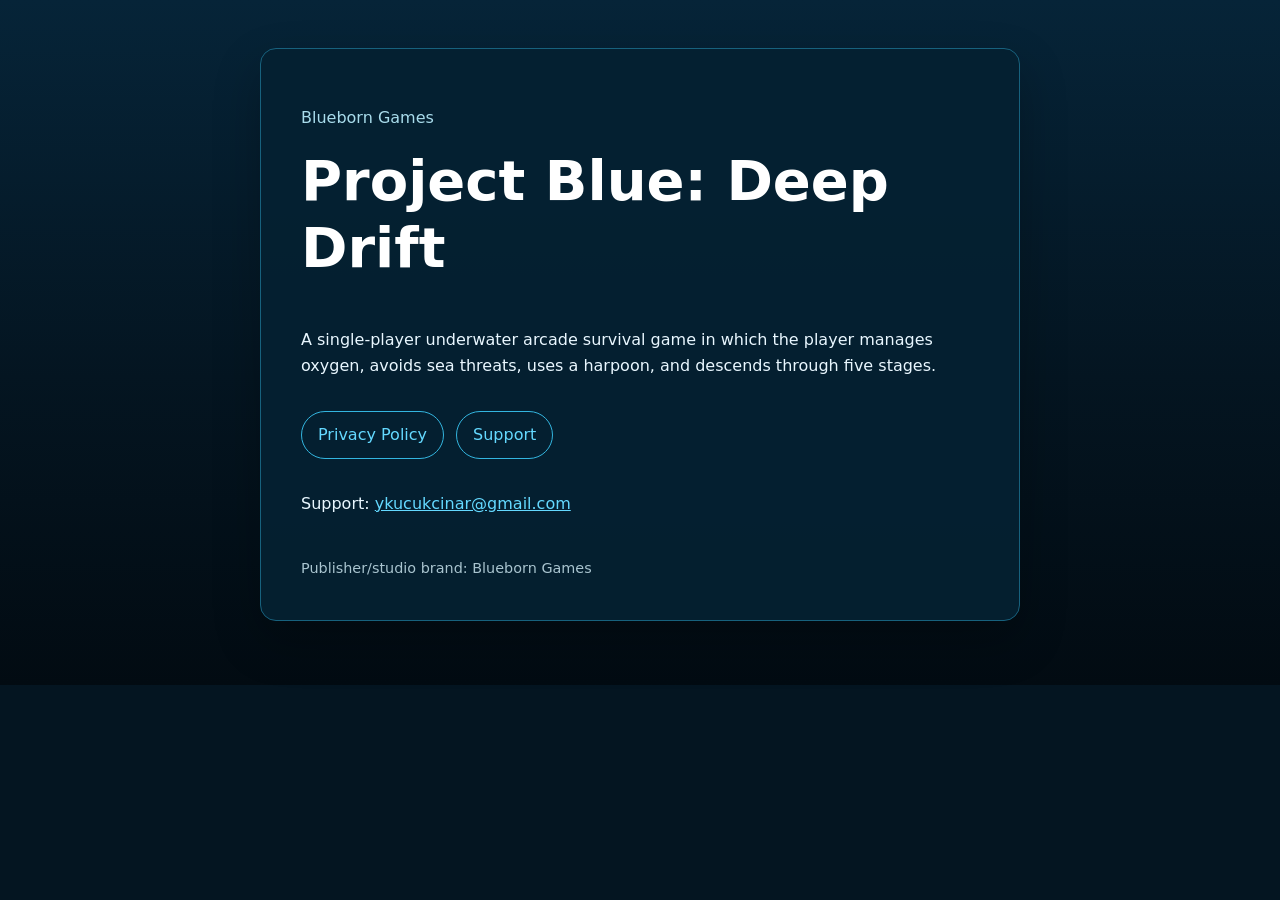
<file: docs/index.html>
<!doctype html>
<html lang="en">
<head>
  <meta charset="utf-8">
  <meta name="viewport" content="width=device-width, initial-scale=1">
  <meta name="description" content="Privacy and support information for Project Blue: Deep Drift.">
  <title>Project Blue: Deep Drift — Blueborn Games</title>
  <link rel="stylesheet" href="styles.css">
</head>
<body>
  <main>
    <article class="card">
      <p class="eyebrow">Blueborn Games</p>
      <h1>Project Blue: Deep Drift</h1>
      <p>A single-player underwater arcade survival game in which the player manages oxygen, avoids sea threats, uses a harpoon, and descends through five stages.</p>
      <nav aria-label="Information pages">
        <a href="privacy.html">Privacy Policy</a>
        <a href="support.html">Support</a>
      </nav>
      <p>Support: <a href="mailto:ykucukcinar@gmail.com">ykucukcinar@gmail.com</a></p>
      <footer>Publisher/studio brand: Blueborn Games</footer>
    </article>
  </main>
</body>
</html>
</file>
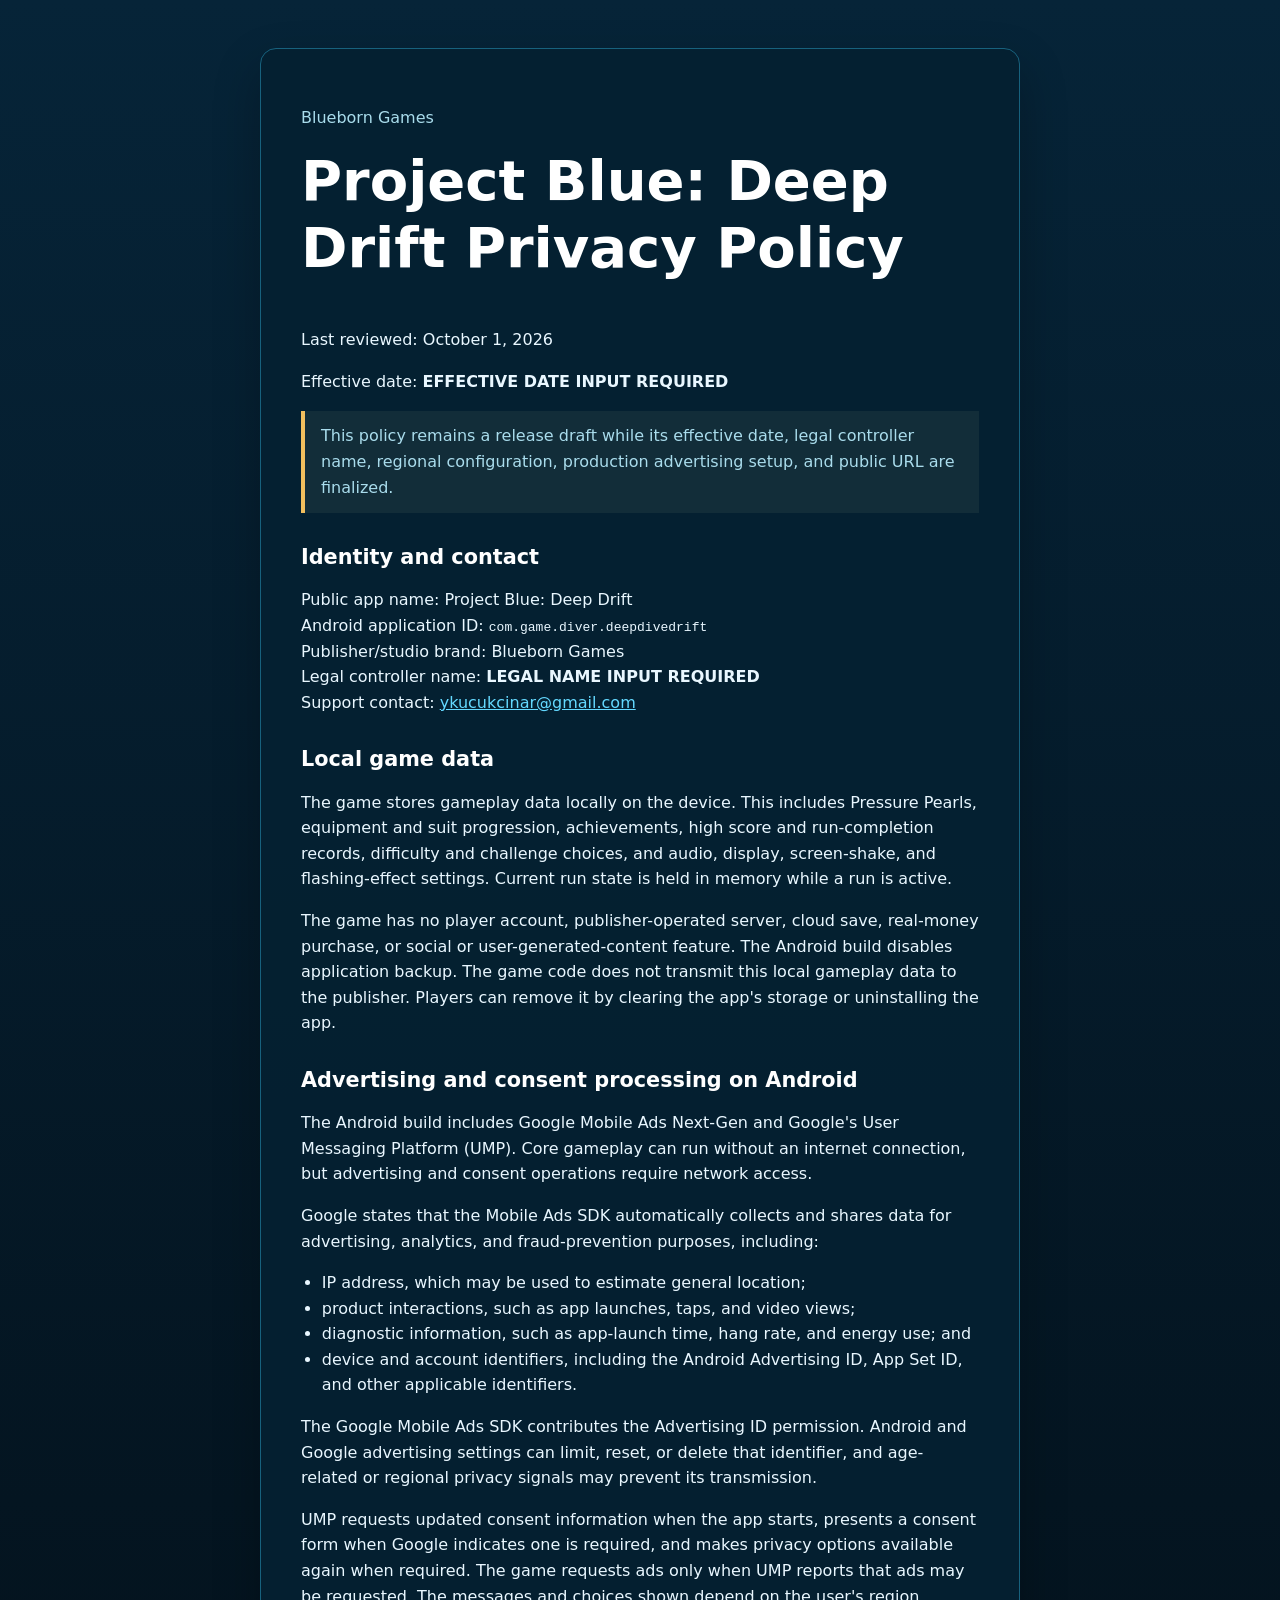
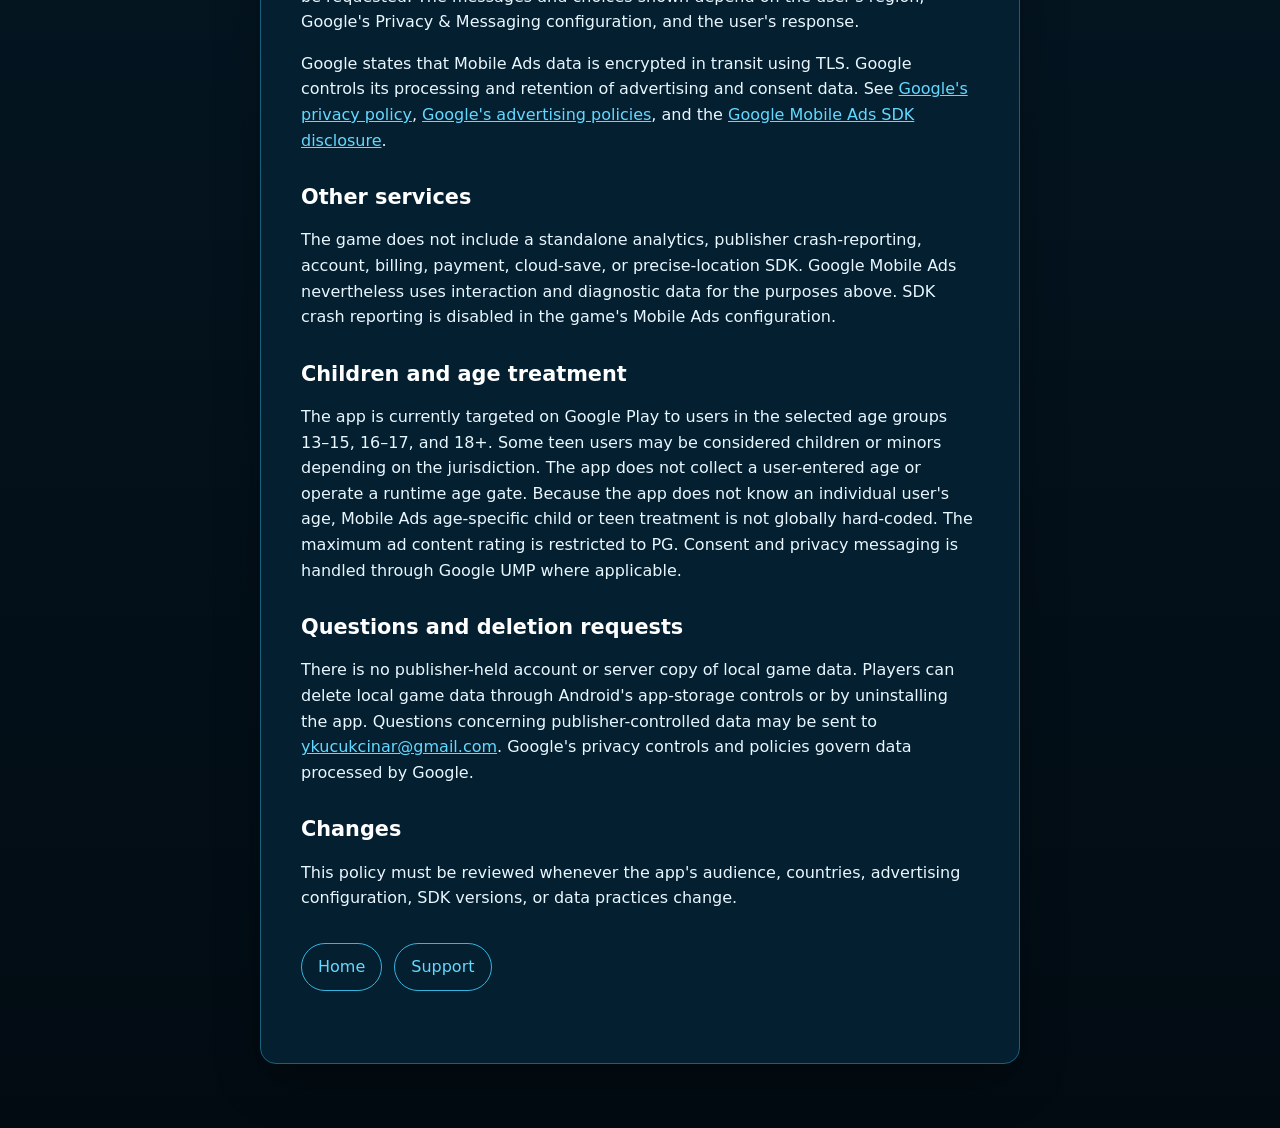
<file: docs/privacy.html>
<!doctype html>
<html lang="en">
<head>
  <meta charset="utf-8">
  <meta name="viewport" content="width=device-width, initial-scale=1">
  <meta name="description" content="Privacy policy for Project Blue: Deep Drift.">
  <title>Privacy Policy — Project Blue: Deep Drift</title>
  <link rel="stylesheet" href="styles.css">
</head>
<body>
  <main>
    <article class="card">
      <p class="eyebrow">Blueborn Games</p>
      <h1>Project Blue: Deep Drift Privacy Policy</h1>
      <p>Last reviewed: October 1, 2026</p>
      <p>Effective date: <strong>EFFECTIVE DATE INPUT REQUIRED</strong></p>
      <p class="status">This policy remains a release draft while its effective date, legal controller name, regional configuration, production advertising setup, and public URL are finalized.</p>

      <h2>Identity and contact</h2>
      <p>Public app name: Project Blue: Deep Drift<br>
        Android application ID: <code>com.game.diver.deepdivedrift</code><br>
        Publisher/studio brand: Blueborn Games<br>
        Legal controller name: <strong>LEGAL NAME INPUT REQUIRED</strong><br>
        Support contact: <a href="mailto:ykucukcinar@gmail.com">ykucukcinar@gmail.com</a></p>

      <h2>Local game data</h2>
      <p>The game stores gameplay data locally on the device. This includes Pressure Pearls, equipment and suit progression, achievements, high score and run-completion records, difficulty and challenge choices, and audio, display, screen-shake, and flashing-effect settings. Current run state is held in memory while a run is active.</p>
      <p>The game has no player account, publisher-operated server, cloud save, real-money purchase, or social or user-generated-content feature. The Android build disables application backup. The game code does not transmit this local gameplay data to the publisher. Players can remove it by clearing the app's storage or uninstalling the app.</p>

      <h2>Advertising and consent processing on Android</h2>
      <p>The Android build includes Google Mobile Ads Next-Gen and Google's User Messaging Platform (UMP). Core gameplay can run without an internet connection, but advertising and consent operations require network access.</p>
      <p>Google states that the Mobile Ads SDK automatically collects and shares data for advertising, analytics, and fraud-prevention purposes, including:</p>
      <ul>
        <li>IP address, which may be used to estimate general location;</li>
        <li>product interactions, such as app launches, taps, and video views;</li>
        <li>diagnostic information, such as app-launch time, hang rate, and energy use; and</li>
        <li>device and account identifiers, including the Android Advertising ID, App Set ID, and other applicable identifiers.</li>
      </ul>
      <p>The Google Mobile Ads SDK contributes the Advertising ID permission. Android and Google advertising settings can limit, reset, or delete that identifier, and age-related or regional privacy signals may prevent its transmission.</p>
      <p>UMP requests updated consent information when the app starts, presents a consent form when Google indicates one is required, and makes privacy options available again when required. The game requests ads only when UMP reports that ads may be requested. The messages and choices shown depend on the user's region, Google's Privacy &amp; Messaging configuration, and the user's response.</p>
      <p>Google states that Mobile Ads data is encrypted in transit using TLS. Google controls its processing and retention of advertising and consent data. See <a href="https://policies.google.com/privacy">Google's privacy policy</a>, <a href="https://policies.google.com/technologies/ads">Google's advertising policies</a>, and the <a href="https://developers.google.com/admob/android/next-gen/privacy/play-data-disclosure">Google Mobile Ads SDK disclosure</a>.</p>

      <h2>Other services</h2>
      <p>The game does not include a standalone analytics, publisher crash-reporting, account, billing, payment, cloud-save, or precise-location SDK. Google Mobile Ads nevertheless uses interaction and diagnostic data for the purposes above. SDK crash reporting is disabled in the game's Mobile Ads configuration.</p>

      <h2>Children and age treatment</h2>
      <p>The app is currently targeted on Google Play to users in the selected age groups 13–15, 16–17, and 18+. Some teen users may be considered children or minors depending on the jurisdiction. The app does not collect a user-entered age or operate a runtime age gate. Because the app does not know an individual user's age, Mobile Ads age-specific child or teen treatment is not globally hard-coded. The maximum ad content rating is restricted to PG. Consent and privacy messaging is handled through Google UMP where applicable.</p>

      <h2>Questions and deletion requests</h2>
      <p>There is no publisher-held account or server copy of local game data. Players can delete local game data through Android's app-storage controls or by uninstalling the app. Questions concerning publisher-controlled data may be sent to <a href="mailto:ykucukcinar@gmail.com">ykucukcinar@gmail.com</a>. Google's privacy controls and policies govern data processed by Google.</p>

      <h2>Changes</h2>
      <p>This policy must be reviewed whenever the app's audience, countries, advertising configuration, SDK versions, or data practices change.</p>

      <nav aria-label="Site navigation">
        <a href="index.html">Home</a>
        <a href="support.html">Support</a>
      </nav>
    </article>
  </main>
</body>
</html>
</file>
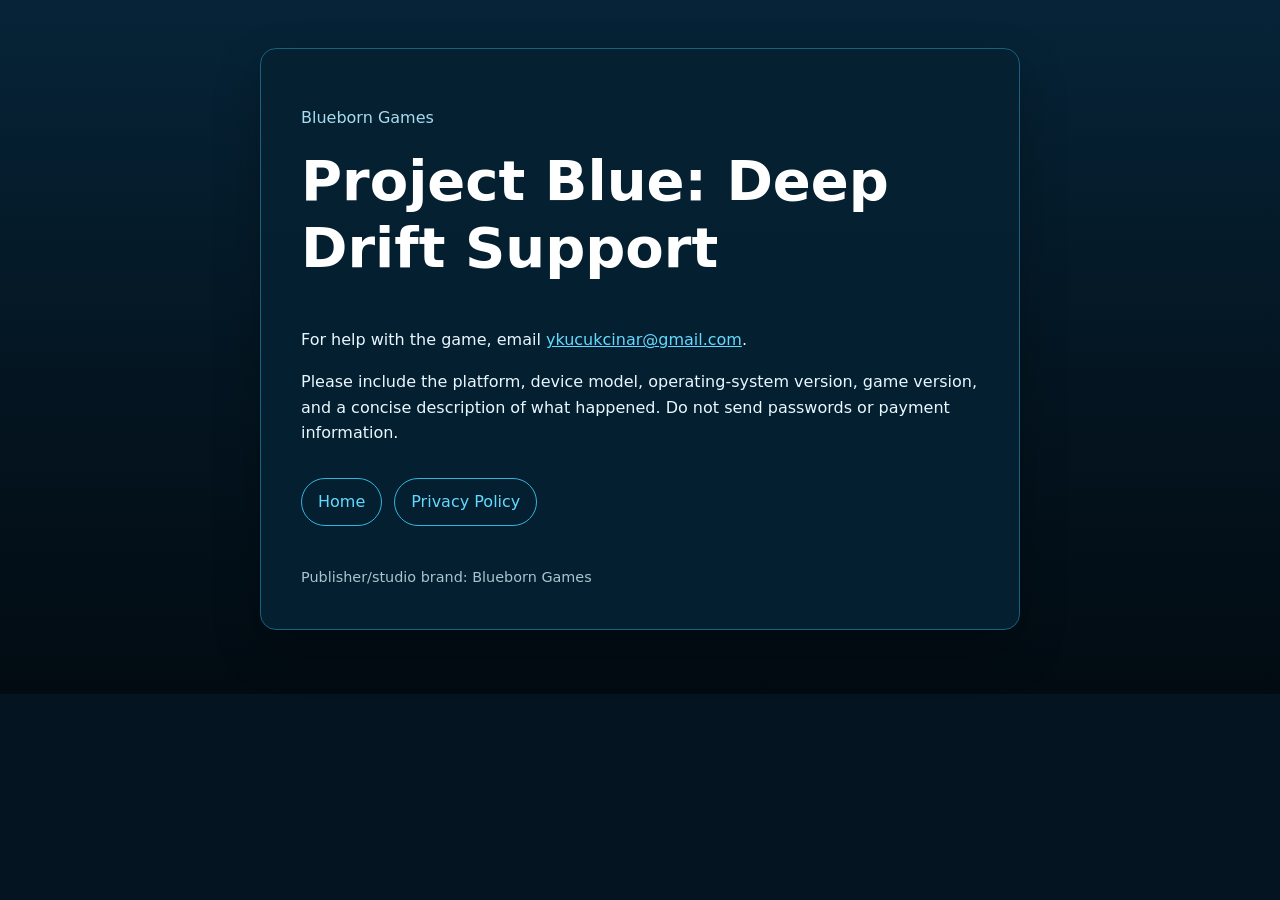
<file: docs/support.html>
<!doctype html>
<html lang="en">
<head>
  <meta charset="utf-8">
  <meta name="viewport" content="width=device-width, initial-scale=1">
  <meta name="description" content="Support for Project Blue: Deep Drift.">
  <title>Support — Project Blue: Deep Drift</title>
  <link rel="stylesheet" href="styles.css">
</head>
<body>
  <main>
    <article class="card">
      <p class="eyebrow">Blueborn Games</p>
      <h1>Project Blue: Deep Drift Support</h1>
      <p>For help with the game, email <a href="mailto:ykucukcinar@gmail.com">ykucukcinar@gmail.com</a>.</p>
      <p>Please include the platform, device model, operating-system version, game version, and a concise description of what happened. Do not send passwords or payment information.</p>
      <nav aria-label="Site navigation">
        <a href="index.html">Home</a>
        <a href="privacy.html">Privacy Policy</a>
      </nav>
      <footer>Publisher/studio brand: Blueborn Games</footer>
    </article>
  </main>
</body>
</html>
</file>
<file: docs/styles.css>
:root {
  color-scheme: dark;
  font-family: system-ui, -apple-system, BlinkMacSystemFont, "Segoe UI", sans-serif;
  line-height: 1.6;
  color: #e9f7ff;
  background: #041521;
}

* {
  box-sizing: border-box;
}

body {
  margin: 0;
  background: linear-gradient(180deg, #062438 0%, #041521 55%, #020b12 100%);
}

main {
  width: min(760px, calc(100% - 2rem));
  margin: 0 auto;
  padding: 3rem 0 4rem;
}

.card {
  padding: clamp(1.25rem, 4vw, 2.5rem);
  border: 1px solid #17617d;
  border-radius: 1rem;
  background: rgba(5, 32, 49, 0.94);
  box-shadow: 0 1.25rem 3rem rgba(0, 0, 0, 0.24);
}

h1,
h2 {
  line-height: 1.2;
  color: #ffffff;
}

h1 {
  margin-top: 0;
  font-size: clamp(2rem, 7vw, 3.5rem);
}

h2 {
  margin-top: 2rem;
  font-size: 1.3rem;
}

a {
  color: #64d9ff;
}

nav {
  display: flex;
  flex-wrap: wrap;
  gap: 0.75rem;
  margin: 2rem 0;
}

nav a {
  padding: 0.65rem 1rem;
  border: 1px solid #33b5df;
  border-radius: 999px;
  text-decoration: none;
}

.eyebrow,
.status {
  color: #a9dcec;
}

.status {
  padding: 0.8rem 1rem;
  border-left: 0.25rem solid #f2bf5e;
  background: #122d39;
}

ul {
  padding-left: 1.3rem;
}

footer {
  margin-top: 2.5rem;
  color: #a9c4cf;
  font-size: 0.9rem;
}

@media (max-width: 520px) {
  main {
    width: min(100% - 1rem, 760px);
    padding-top: 0.5rem;
  }

  .card {
    border-radius: 0.75rem;
  }
}
</file>
